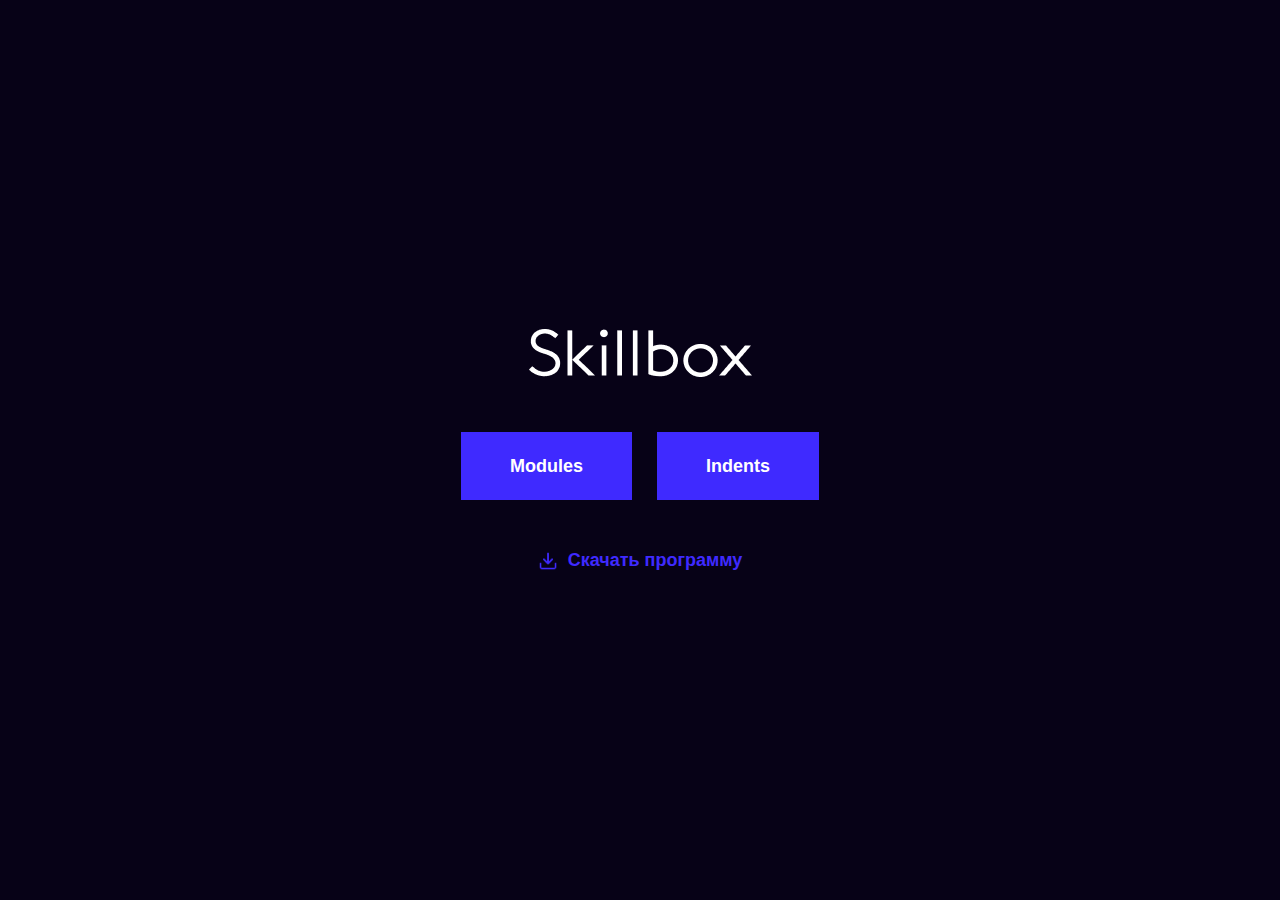
<file: index.html>
<!DOCTYPE html>
<html lang="ru">

<head>
  <meta charset="UTF-8">
  <meta http-equiv="X-UA-Compatible" content="IE=edge">
  <meta name="viewport" content="width=device-width, initial-scale=1.0">
  <title>Skillbox-онлайн курсы.</title>
  <link rel="stylesheet" href="css/normalize.css">
  <link rel="stylesheet" href="css/style.css">
</head>

<body>
  <div class="main-content">
    <a class="img" href="https://skillbox.ru" target="_blank">
    <img  src="img/logo-light.png" alt="Логотип Skillbox.
    Перход на оффициальную страницу компании">
  </a>

  <div class="buttoms">
    <a class="link" href="modules.html">Modules</a>
    <a class="link" href="article.html">Indents</a>
  </div>
    <a class="download-link" href="skillbox.docx" download>Скачать программу</a>
</div>
</body>

</html>
</file>
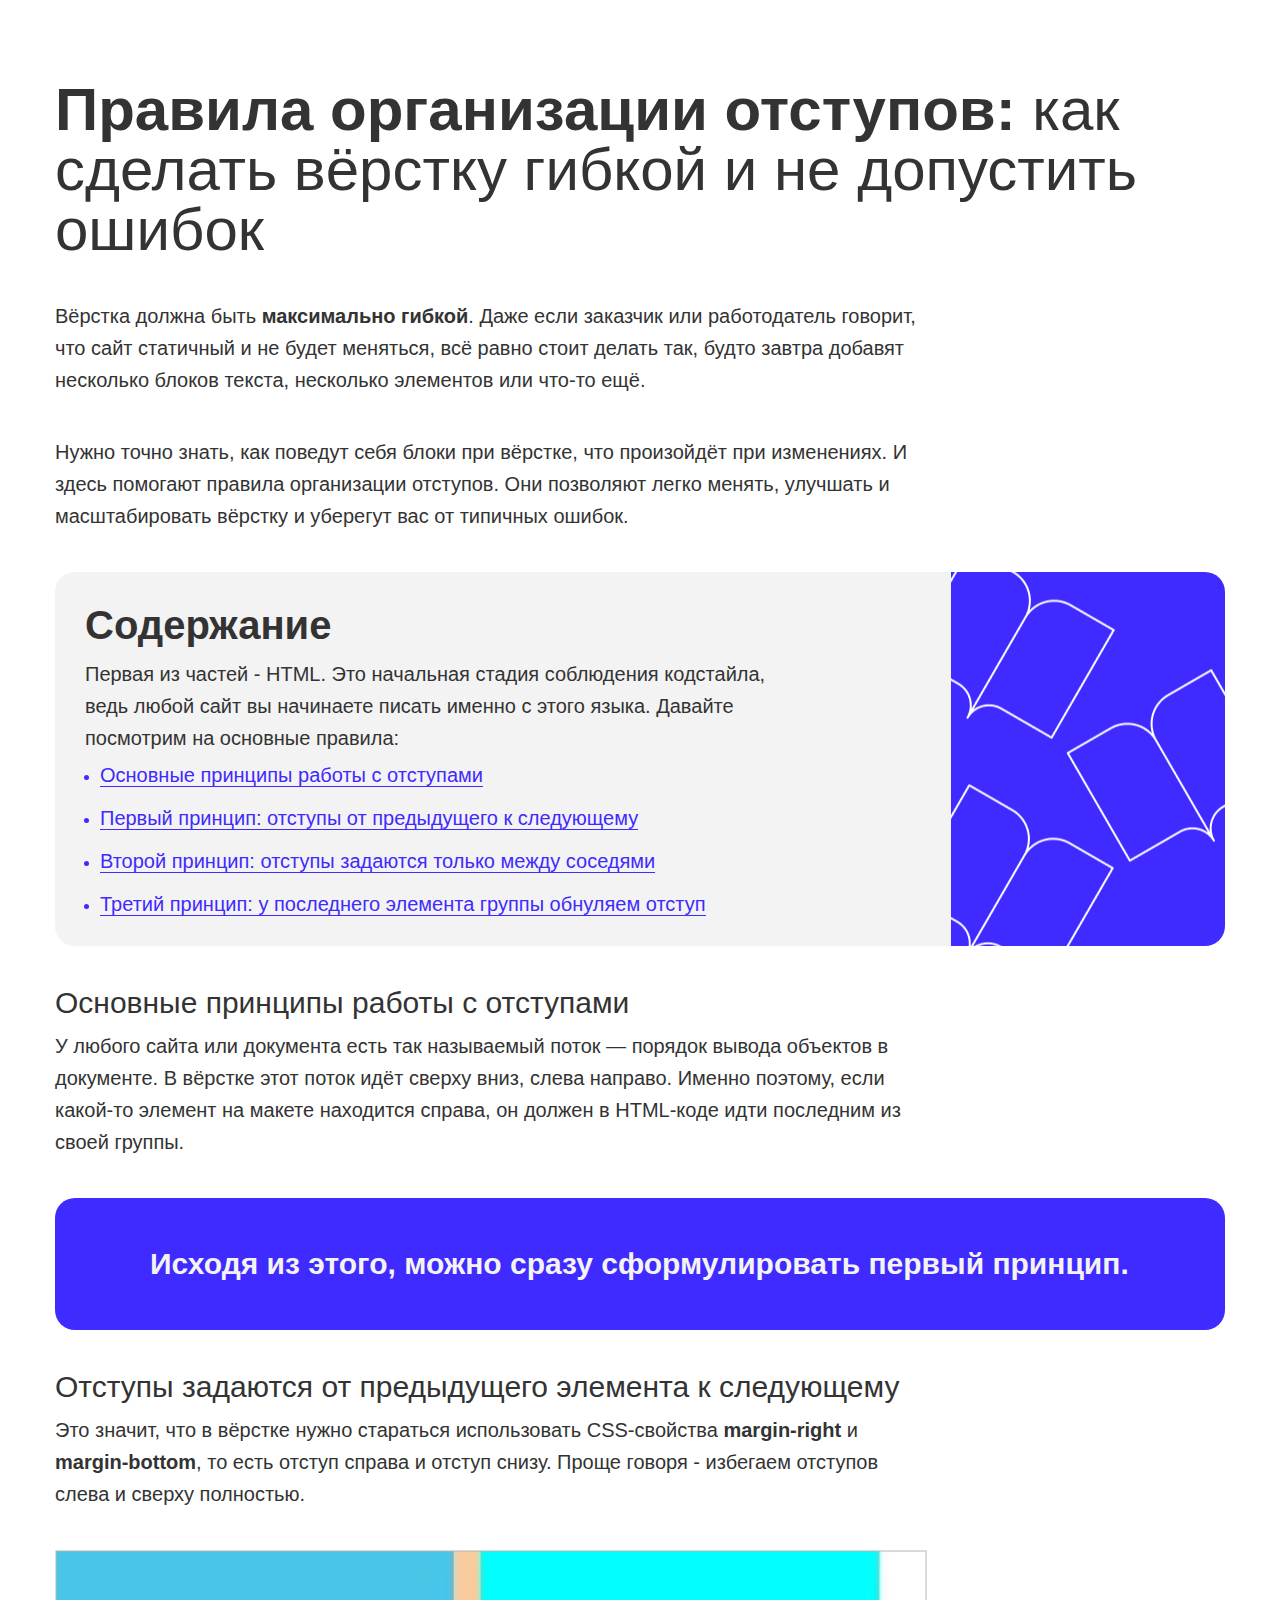
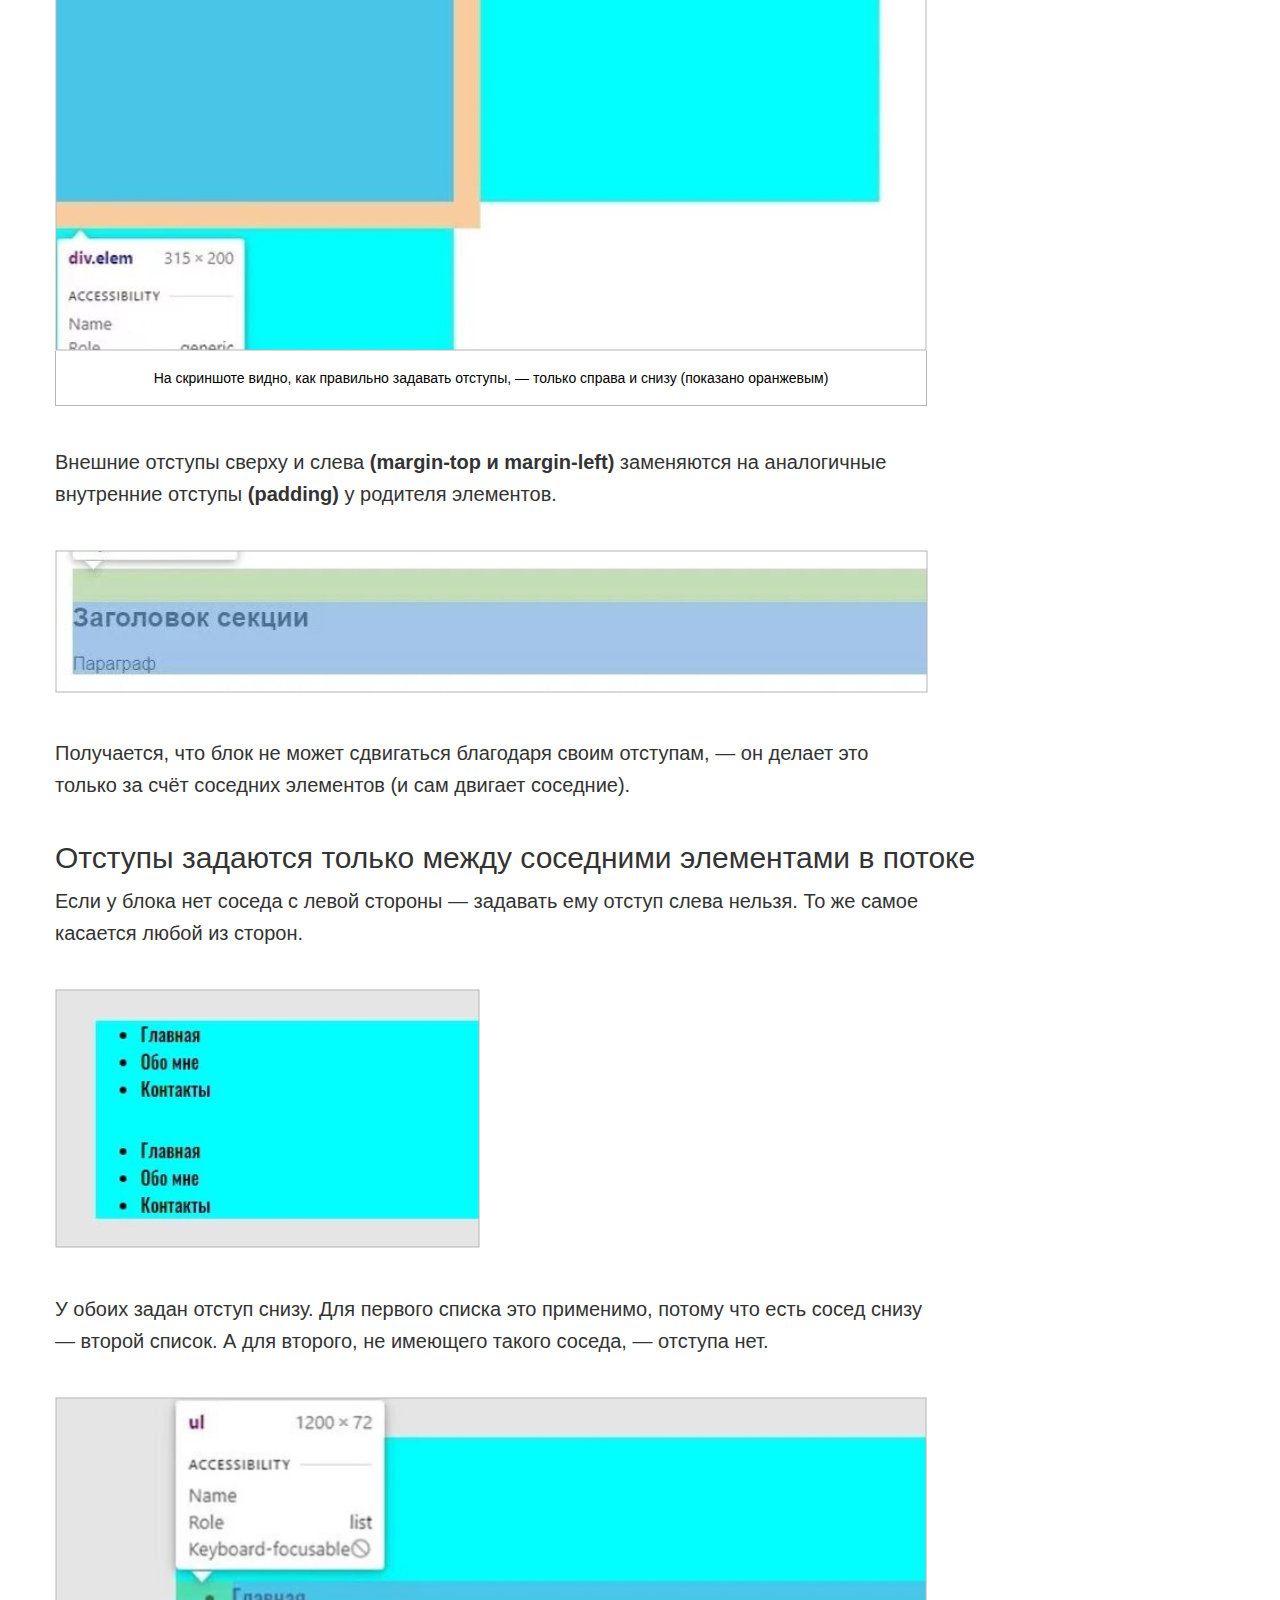
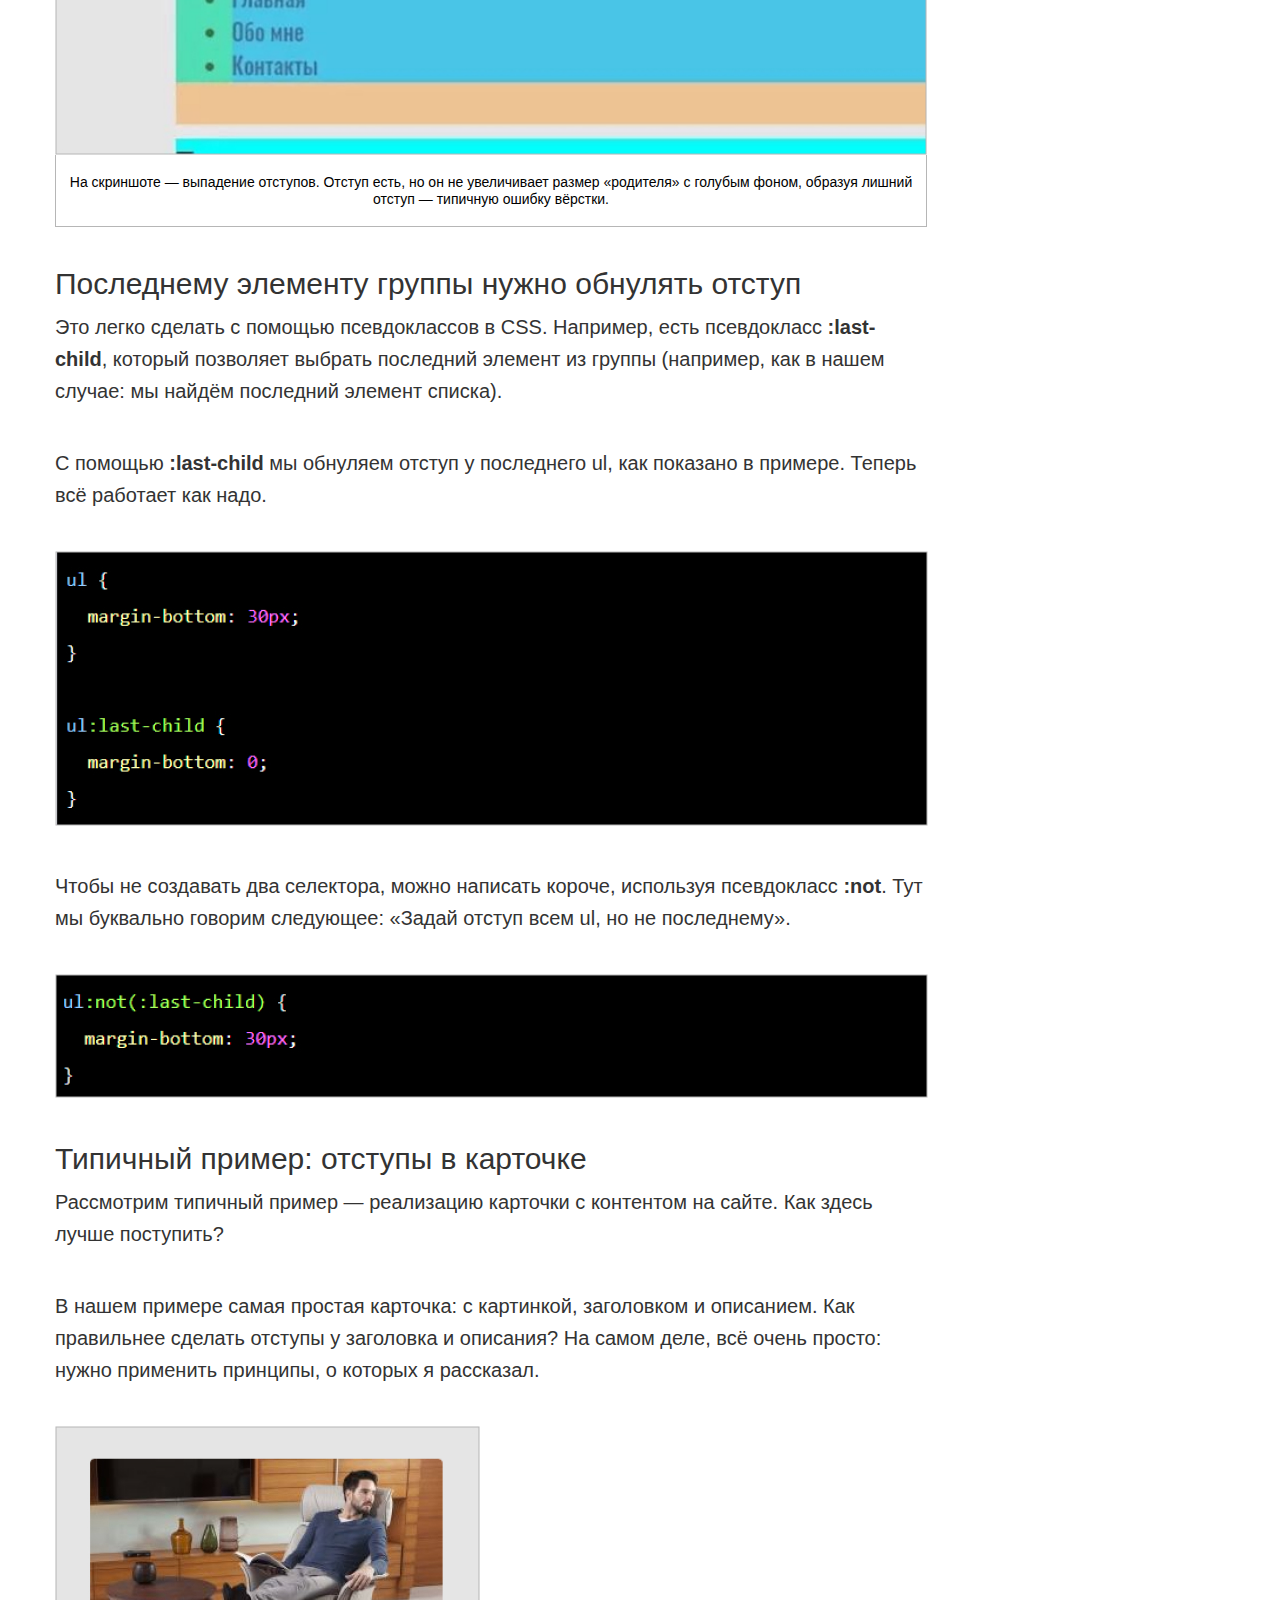
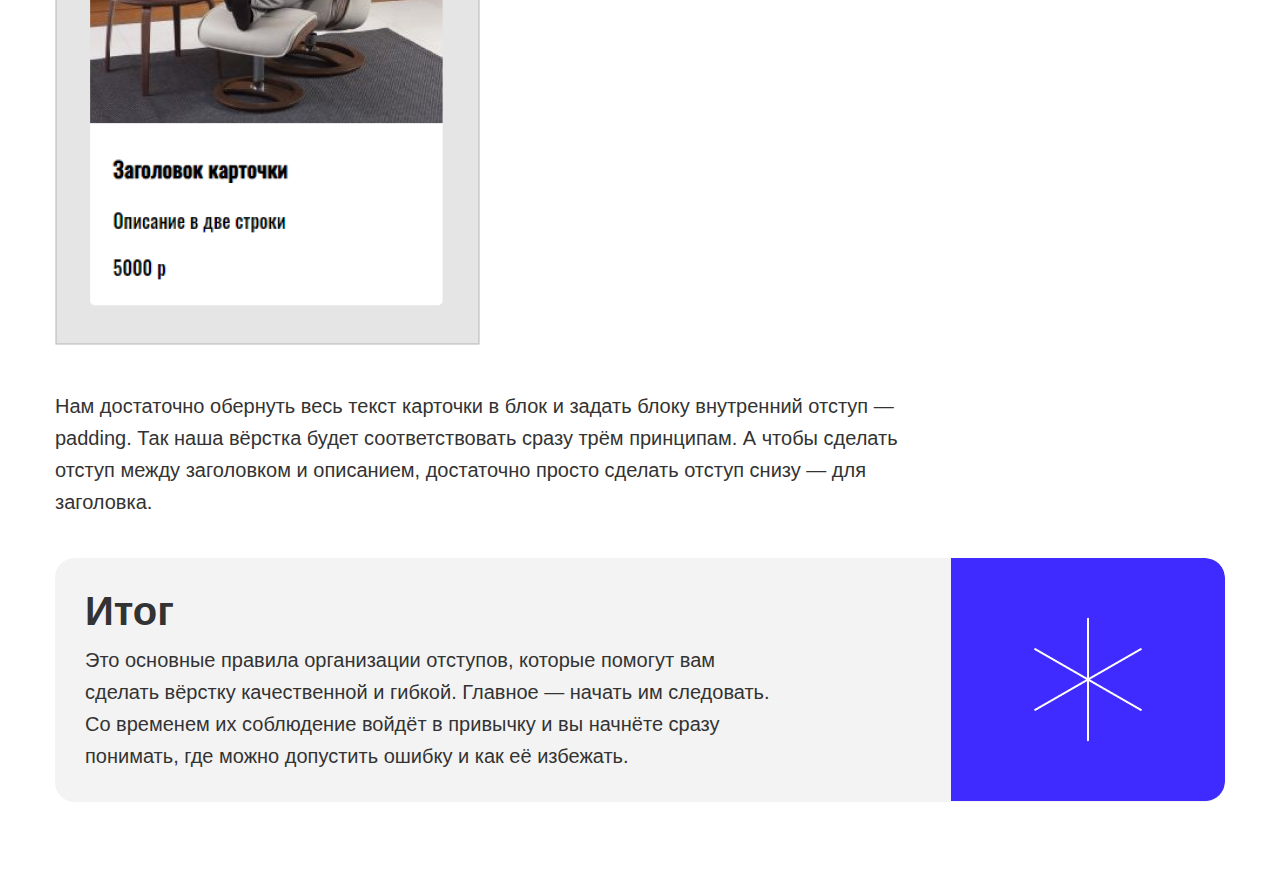
<file: article.html>
<!DOCTYPE html>
<html lang="ru">

<head>
  <meta charset="UTF-8">
  <meta http-equiv="X-UA-Compatible" content="IE=edge">
  <meta name="viewport" content="width=device-width, initial-scale=1.0">
  <title>Онлайн курсы по верстке Skillbox</title>
  <link rel="stylesheet" href="css/normalize.css">
  <link rel="stylesheet" href="css/style.css">
</head>

<body>
  <div class="container">
    <h1 class="main-title"><b>Правила организации отступов:</b> как сделать вёрстку гибкой и не допустить ошибок</h1>
    <p class="text">Вёрстка должна быть <strong>максимально гибкой</strong>. Даже если заказчик или работодатель
      говорит, что сайт
      статичный и не будет меняться, всё равно стоит делать так, будто завтра добавят несколько блоков текста, несколько
      элементов или что-то ещё.</p>
    <p class="text">Нужно точно знать, как поведут себя блоки при вёрстке, что произойдёт при изменениях. И здесь
      помогают правила
      организации отступов. Они позволяют легко менять, улучшать и масштабировать вёрстку и уберегут вас от типичных
      ошибок.</p>
    <div class="grey_block header">
      <h2 class="second-title">Содержание</h2>
      <p class="grey_p">Первая из частей - HTML. Это начальная стадия соблюдения кодстайла, ведь любой сайт вы
        начинаете
        писать именно с
        этого языка. Давайте посмотрим на основные правила:</p>
      <ul class="list">
        <li class="list_item"><a class="list_link" href="#part1">Основные принципы работы с отступами</a></li>
        <li class="list_item"><a class="list_link" href="#part2">Первый принцип: отступы от предыдущего к следующему</a></li>
        <li class="list_item"><a class="list_link" href="#part3">Второй принцип: отступы задаются только между соседями</a></li>
        <li class="list_item"><a class="list_link" href="#part4">Третий принцип: у последнего элемента группы обнуляем отступ</a></li>
      </ul>
    </div>

    <div class="parent" id="part1">
      <h3 class="title">Основные принципы работы с отступами</h3>
      <p class="text">У любого сайта или документа есть так называемый поток — порядок вывода объектов в документе. В
        вёрстке этот
        поток идёт сверху вниз, слева направо. Именно поэтому, если какой-то элемент на макете находится справа, он
        должен
        в HTML-коде идти последним из своей группы.</p>
      <p class="text subject">Исходя из этого, можно сразу сформулировать первый принцип.</p>
    </div>

    <div class="parent" id="part2">
      <h3 class="title">Отступы задаются от предыдущего элемента к следующему</h3>
      <p class="text">Это значит, что в вёрстке нужно стараться использовать CSS-свойства <strong>margin-right</strong>
        и
        <strong>margin-bottom</strong>, то есть отступ справа и отступ снизу. Проще говоря - избегаем отступов слева и
        сверху полностью.
      </p>
      <figure class="image-wrapper">
        <img class="figure-img" src="./img/1.jpg" alt="Изображение с тремя прямоугольниками,
              один из которых синий в бежевой обводке">
        <figcaption class="desc">На скриншоте видно, как правильно задавать отступы, — только справа и снизу (показано оранжевым)
        </figcaption>
      </figure>

      <p class="text">Внешние отступы сверху и слева <strong>(margin-top и margin-left)</strong> заменяются на
        аналогичные внутренние
        отступы <strong>(padding)</strong> у родителя элементов.</p>

      <img class="jpg" src="./img/2.jpg" alt="Текст на синем фоне: Заголовок секции; Параграф">

      <p class="text">Получается, что блок не может сдвигаться благодаря своим отступам, — он делает это только за счёт
        соседних
        элементов (и сам двигает соседние).</p>
    </div>

    <div class="parent" id="part3">
      <h3 class="title" >Отступы задаются только между соседними элементами в потоке</h3>
      <p class="text">Если у блока нет соседа с левой стороны — задавать ему отступ слева нельзя. То же самое касается
        любой из
        сторон.
      </p>
      <img class="jpg" src="./img/3.jpg" alt="Заголовки на бирюзовом фоне: Главная; Обо мне; Контакты;">
      <p class="text">У обоих задан отступ снизу. Для первого списка это применимо, потому что есть сосед снизу — второй
        список. А
        для
        второго, не имеющего такого соседа, — отступа нет.</p>
      <figure class="image-wrapper">
        <img class="figure-img" src="./img/4.jpg" alt="Заголовки на бирюзовом фоне: Главная; Обо мне; Контакты;">
        <figcaption class="desc">На скриншоте — выпадение отступов. Отступ есть, но он не увеличивает размер «родителя» с голубым
          фоном, образуя лишний отступ — типичную ошибку вёрстки.</figcaption>
      </figure>
    </div>

    <div class="parent" id="part4">
      <h3 class="title" >Последнему элементу группы нужно обнулять отступ</h3>
      <p class="text">Это легко сделать с помощью псевдоклассов в CSS. Например, есть псевдокласс
        <strong>:last-child</strong>,
        который
        позволяет выбрать последний элемент из группы (например, как в нашем случае: мы найдём последний элемент
        списка).
      </p>
      <p class="text">С помощью <strong>:last-child</strong> мы обнуляем отступ у последнего ul, как показано в примере.
        Теперь всё
        работает как надо.</p>
      <img class="jpg" src="./img/5.jpg" alt="Код CSS">
      <p class="text">Чтобы не создавать два селектора, можно написать короче, используя псевдокласс
        <strong>:not</strong>. Тут мы
        буквально говорим следующее: «Задай отступ всем ul, но не последнему».
      </p>
      <img class="jpg" src="./img/6.jpg" alt="Код CSS">
      <h3 class="title">Типичный пример: отступы в карточке</h3>
      <p class="text">Рассмотрим типичный пример — реализацию карточки с контентом на сайте. Как здесь лучше поступить?
      </p>
      <p class="text">В нашем примере самая простая карточка: с картинкой, заголовком и описанием. Как правильнее
        сделать отступы у
        заголовка и описания? На самом деле, всё очень просто: нужно применить принципы, о которых я рассказал.</p>
      <img class="jpg" src="./img/7.jpg"
        alt="Мужчина сидит на кресле, под ним текст Заголовки карточки; Описание в две строчки; 5000р">

      <p class="text">Нам достаточно обернуть весь текст карточки в блок и задать блоку внутренний отступ — padding. Так
        наша вёрстка
        будет соответствовать сразу трём принципам. А чтобы сделать отступ между заголовком и описанием, достаточно
        просто
        сделать отступ снизу — для заголовка.</p>
    </div>

    <div class="grey_block footer">
      <h2 class="second-title">Итог</h2>
      <p class="grey_p">Это основные правила организации отступов, которые помогут вам сделать вёрстку
        качественной и
        гибкой. Главное —
        начать им следовать. Со временем их соблюдение войдёт в привычку и вы начнёте сразу понимать, где можно
        допустить
        ошибку и как её избежать.</p>
    </div>
  </div>
</body>

</html>
</file>
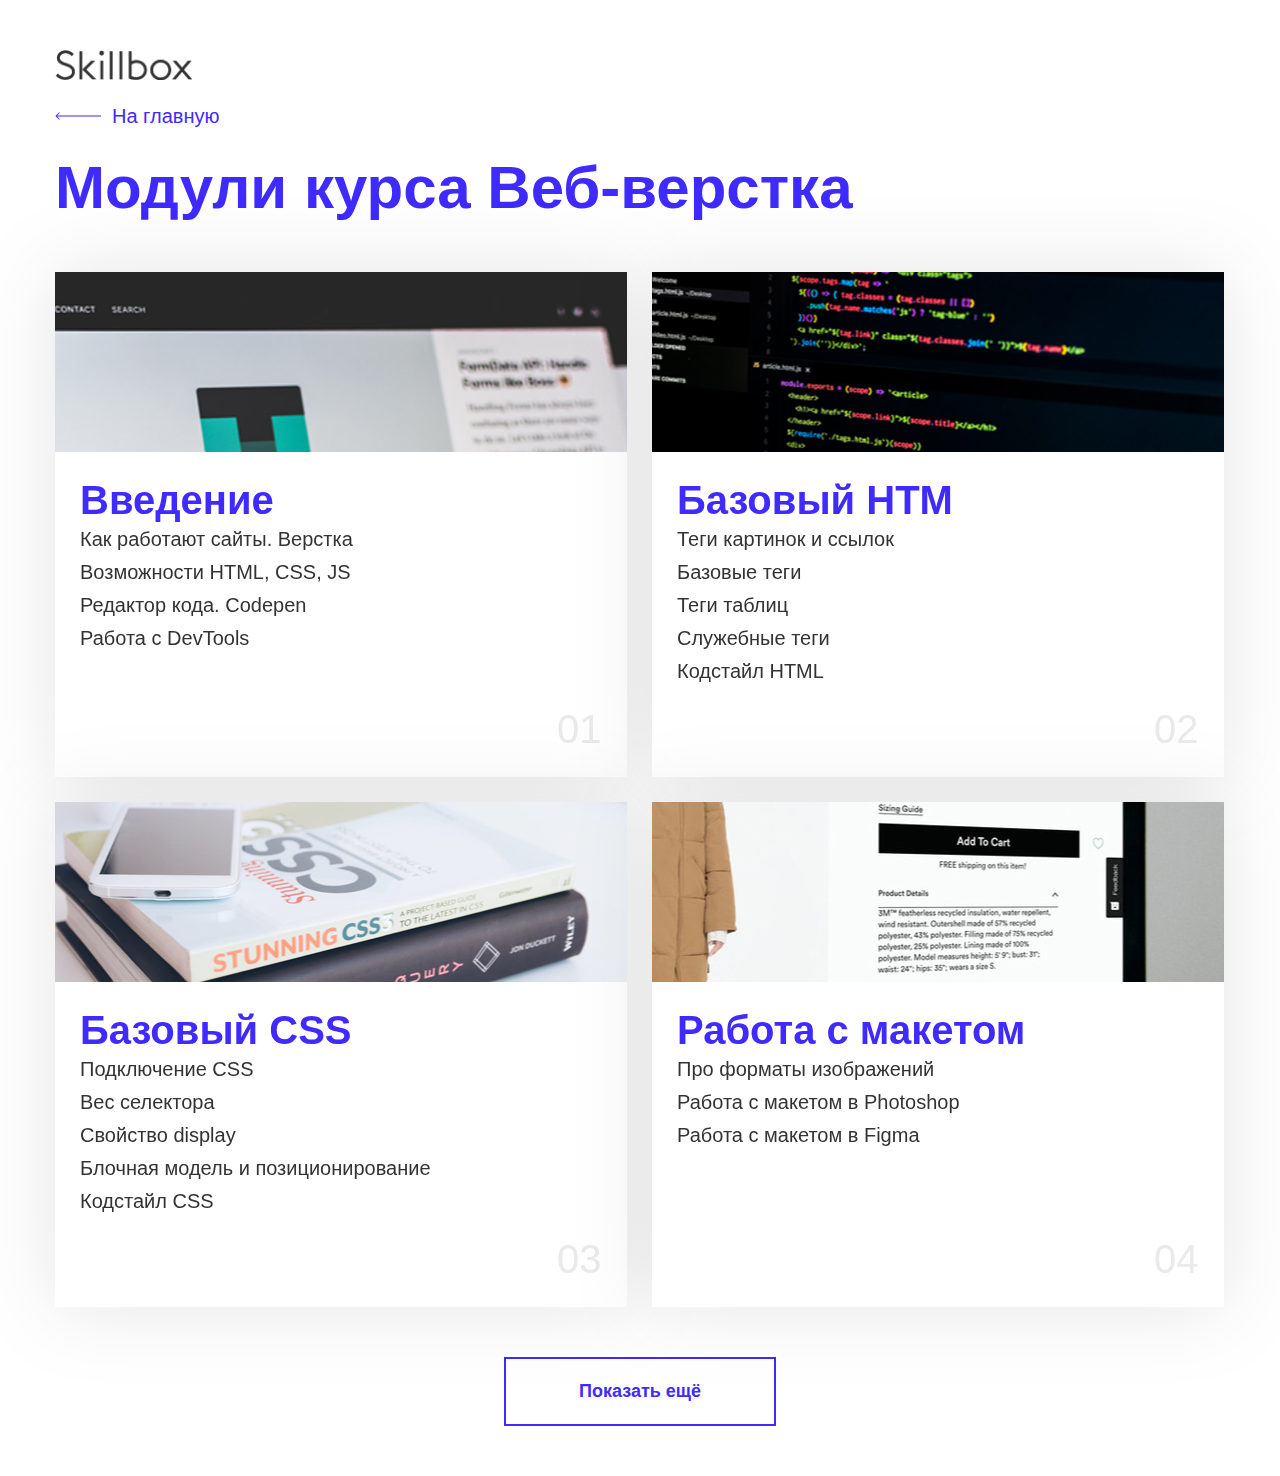
<file: modules.html>
<!DOCTYPE html>
<html lang="ru">

<head>
  <meta charset="UTF-8">
  <meta http-equiv="X-UA-Compatible" content="IE=edge">
  <meta name="viewport" content="width=device-width, initial-scale=1.0">
  <link rel="stylesheet" href="css/normalize.css">
  <link rel="stylesheet" href="css/style.css">
  <title>Сайт</title>
</head>

<body>

  <div class="container containerplus">
    <div class="logo-skillbox">
      <a href="https://skillbox.ru" target="_blank">
        <img src="img/vectorr.png" alt="Логотип Skillbox.Перход на оффициальную страницу компании"></a>
    </div>
    <div class="href">
      <a class="back" href="index.html">На главную</a>
    </div>
    <h1 class="subtitle">Модули курса Веб-верстка</h1>
    <div class="block">
      <ul class="forms">
        <li class="item item1">
          <h2 class="tagline">Введение</h2>
          <ul class="list-item">
            <li>Как работают сайты. Верстка</li>
            <li>Возможности HTML, CSS, JS</li>
            <li>Редактор кода. Codepen</li>
            <li>Работа с DevTools</li>
          </ul>
          <span class="numbers">01</span>
        </li>
        <li class="item item2">
          <h2 class="tagline">Базовый HTM</h2>
          <ul class="list-item">
            <li>Теги картинок и ссылок</li>
            <li>Базовые теги</li>
            <li>Теги таблиц</li>
            <li>Служебные теги</li>
            <li>Кодстайл HTML</li>
          </ul>
          <span class="numbers">02</span>
        </li>
        <li class="item item3">
          <h2 class="tagline">Базовый CSS</h2>
          <ul class="list-item">
            <li>Подключение CSS</li>
            <li>Вес селектора</li>
            <li>Свойство display</li>
            <li>Блочная модель и позиционирование</li>
            <li>Кодстайл CSS</li>
          </ul>
          <span class="numbers">03</span>
        </li>
        <li class="item item4">
          <h2 class="tagline">Работа с макетом</h2>
          <ul class="list-item">
            <li>Про форматы изображений</li>
            <li>Работа с макетом в Photoshop</li>
            <li>Работа с макетом в Figma</li>
          </ul>
          <span class="numbers">04</span>
        </li>
      </ul>
    </div>
    <div class="button">
      <button class="btn">Показать ещё</button>
    </div>
  </div>
</body>

</html>
</file>
<file: css/style.css>
html {
  box-sizing: border-box;
}

*,
*::before,
*::after {
  box-sizing: inherit;
}

a {
  color: inherit;
  text-decoration: none;
}

img {
  max-width: 100%;
}

body {
  font-family: Arial, Verdana, sans-serif;
}

/* index */
.main-content {
  display: flex;
  flex-direction: column;
  align-items: center;
  justify-content: center;
  min-height: 100vh;
  color: #fff;
  background-color: #070217;
}

.img {
  margin: 0;
  display: block;
  margin-bottom: 50px;
}

.buttoms {
  margin: 0;
  margin-bottom: 50px;
  font-size: 0;
}

/* Ссылки Modules и Indents */
.link {
  display: inline-block;
  padding: 24px 49px;
  margin-right: 25px;
  font-weight: 700;
  font-size: 18px;
  background-color: #3f2aff;
}

.link:last-child {
  margin-right: 0;
}

/* Ссылка загрузки */
.download-link {
  padding-left: 30px;
  font-weight: 700;
  font-size: 18px;
  background-image: url("../img/download.png");
  background-position: left center;
  background-size: 20px 20px;
  background-repeat: no-repeat;
  color: #3f2aff;

}

.article {
  display: inline-block;
  padding: 24px 49px;
}

/* article */
/* №3 Главный заголовок*/
.main-title {
  margin: 0;
  margin-bottom: 40px;
  font-weight: 400;
  font-size: 60px;
  line-height: 60px;
  color: #333;
}

/* Все параграфы */
.text {
  margin: 0;
  margin-bottom: 40px;
  width: 872px;
  font-weight: 400;
  font-size: 20px;
  line-height: 32px;
  color: #333;
}

/* Параграф на синем фоне */
.subject {
  border-radius: 20px;
  padding: 50px 95px;
  width: 100%;
  font-weight: 700;
  font-size: 30px;
  color: #f3f3f3;
  background-color: #3f2aff;
}

/* №7 Серый блок */
.grey_block {
  padding: 30px;
  margin-bottom: 40px;
  border-radius: 20px;
  background-color: #f3f3f3;
  background-position: right center;
  background-repeat: no-repeat;
}

/* №9 Заголовок h2 */
.second-title {
  margin: 0;
  margin-bottom: 10px;
  font-size: 40px;
  line-height: 46px;
  color: #333;
}

/* Цвет точек в содержании */
.list_item::marker {
  color: #3f2aff;
}

/* №12 Список в содержании */
.list_item {
  margin: 0;
  padding: 0;
  margin-bottom: 20px;
  max-width: 100%;
}

.list_item:last-child {
  margin: 0;
}

/* Ссылки списка */
.list_link {
  border-bottom: 1px solid #3f2aff;
  font-size: 20px;
  color: #3f2aff;
}

/* №4 Заголоовки*/
.title {
  margin: 0;
  margin-bottom: 10px;
  font-weight: 400;
  font-size: 30px;
  line-height: 34px;
  color: #333;
}

/* Картинка figure */
.figure-img {
  margin: 0;
}

/* №14 figure*/
.image-wrapper {
  margin: 0;
  margin-bottom: 40px;
  width: 872px;
  font-size: 0;
}

/* Описание к картинке */
.desc {
  padding-top: 19px;
  padding-bottom: 19px;
  border: 1px solid #b6b6b6;
  border-top: 0;
  font-weight: 400;
  font-size: 14px;
  text-align: center;
}

/* №1 Body*/
.container {
  margin: 0 auto;
  padding: 80px 0;
  width: 1170px;
}

.text:last-child {
  margin-bottom: 0px;
}

/* №5 Список серого блока*/
.list:last-child {
  margin: 0;
  padding-left: 15px;
}

/* №8 Параграф серого блока */
.grey_p {
  margin: 0;
  margin-bottom: 10px;
  width: 692px;
  font-weight: 400;
  font-size: 20px;
  line-height: 32px;
  color: #333;
}

.grey_p:last-child {
  margin: 0;
}


/* №13 */
.jpg {
  margin-bottom: 40px;
}

.parent {
  margin-bottom: 40px;
}

.parent:last-child {
  margin-bottom: 0;
}

.grey_block:last-child {
  margin: 0;
}

.image-wrapper:last-child {
  margin: 0;
}

/* Задний фон для серого блока */
.header {
  background-image: url("../img/decorate-1.png");
}

.footer {
  background-image: url("../img/decorate-2.png");
}

/* modules.html */

.containerplus {
  padding: 50px 0;
}

.logo-skillbox {
  margin: 0;
  margin-bottom: 25px;
  width: 137px;
  height: 30px;
}

.href {
  margin: 0;
  margin-bottom: 25px;
}

/* Кнопка назад */
.back {
  padding-left: 57px;
  font-weight: 400;
  font-size: 20px;
  line-height: 23px;
  color: #3f2aff;
  background-image: url("../img/arrow-1.png");
  background-position: left center;
  background-repeat: no-repeat;
}

.subtitle {
  margin: 0;
  margin-bottom: 50px;
  font-style: normal;
  font-weight: 700;
  font-size: 60px;
  line-height: 69px;
  color: #3f2aff;
}

/* Картинки */
.block {
  margin: 0;
  padding: 0;
  font-size: 0;
}


.forms{
  padding: 0;
  margin-bottom: 50px;
}

.item {
  display: inline-block;
  margin: 0;
  width: 572px;
  min-height: 505px;
  vertical-align: top;
  list-style-type: none;
  filter: drop-shadow(0px 0px 40px rgba(0, 0, 0, 0.1));
  background-color: rgba(255, 255, 255, 1);
  background-repeat: no-repeat;
}

/* Заголовки */
.tagline {
  margin: 0;
  padding: 0;
  padding-top: 205px;
  padding-left: 25px;
  font-style: normal;
  font-weight: 700;
  font-size: 40px;
  line-height: 46px;
  color: #3F2AFF;
}

.list-item {
  margin: 0;
  padding: 0;
  padding-left: 25px;
  list-style-type: none;
  font-style: normal;
  font-weight: 400;
  font-size: 20px;
  line-height: 165%;
  color: #333333;
}

.item:not(:nth-child(2n)) {
  margin-right: 25px;
}

.item1 {
  background-image: url("../img/01.jpg");
  margin-bottom: 25px;
}

.item2 {
  background-image: url("../img/02.jpg");
}

.item3 {
  background-image: url("../img/03.jpg");
}

.item4 {
  background-image: url("../img/04.jpg");
}

/* Цифры */
.numbers {
  margin: 0;
  padding: 0;
  position: absolute;
  left: 502px;
  top: 434px;
  font-size: 40px;
  line-height: 46px;
  color: #eaeaea;
}

/* Кнопка */
.button {
  text-align: center;
}

.btn {
  display: inline-block;
  border: 2px solid #3f2aff;
  padding: 22px 73px;
  text-align: center;
  font-style: normal;
  font-weight: 700;
  font-size: 18px;
  color: #3f2aff;
  background-color: rgba(28,28,28,0)
}
</file>
